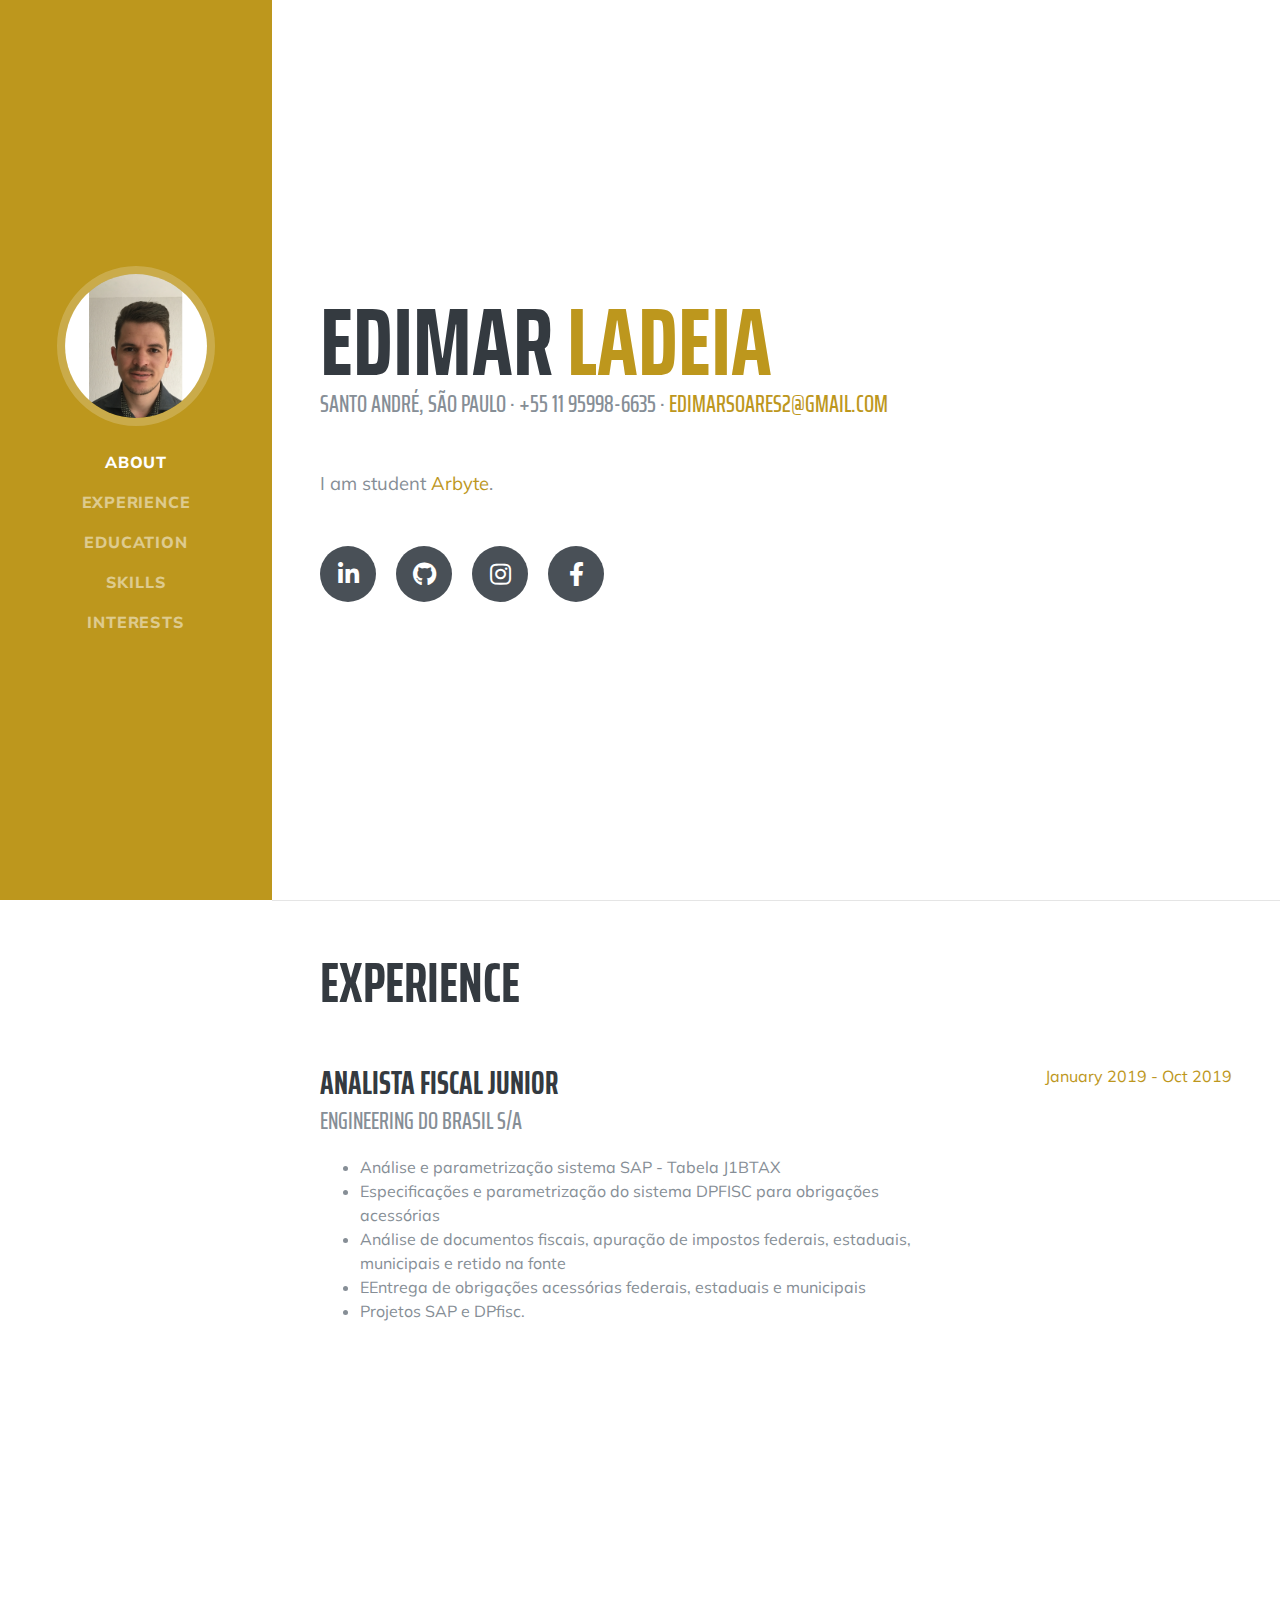
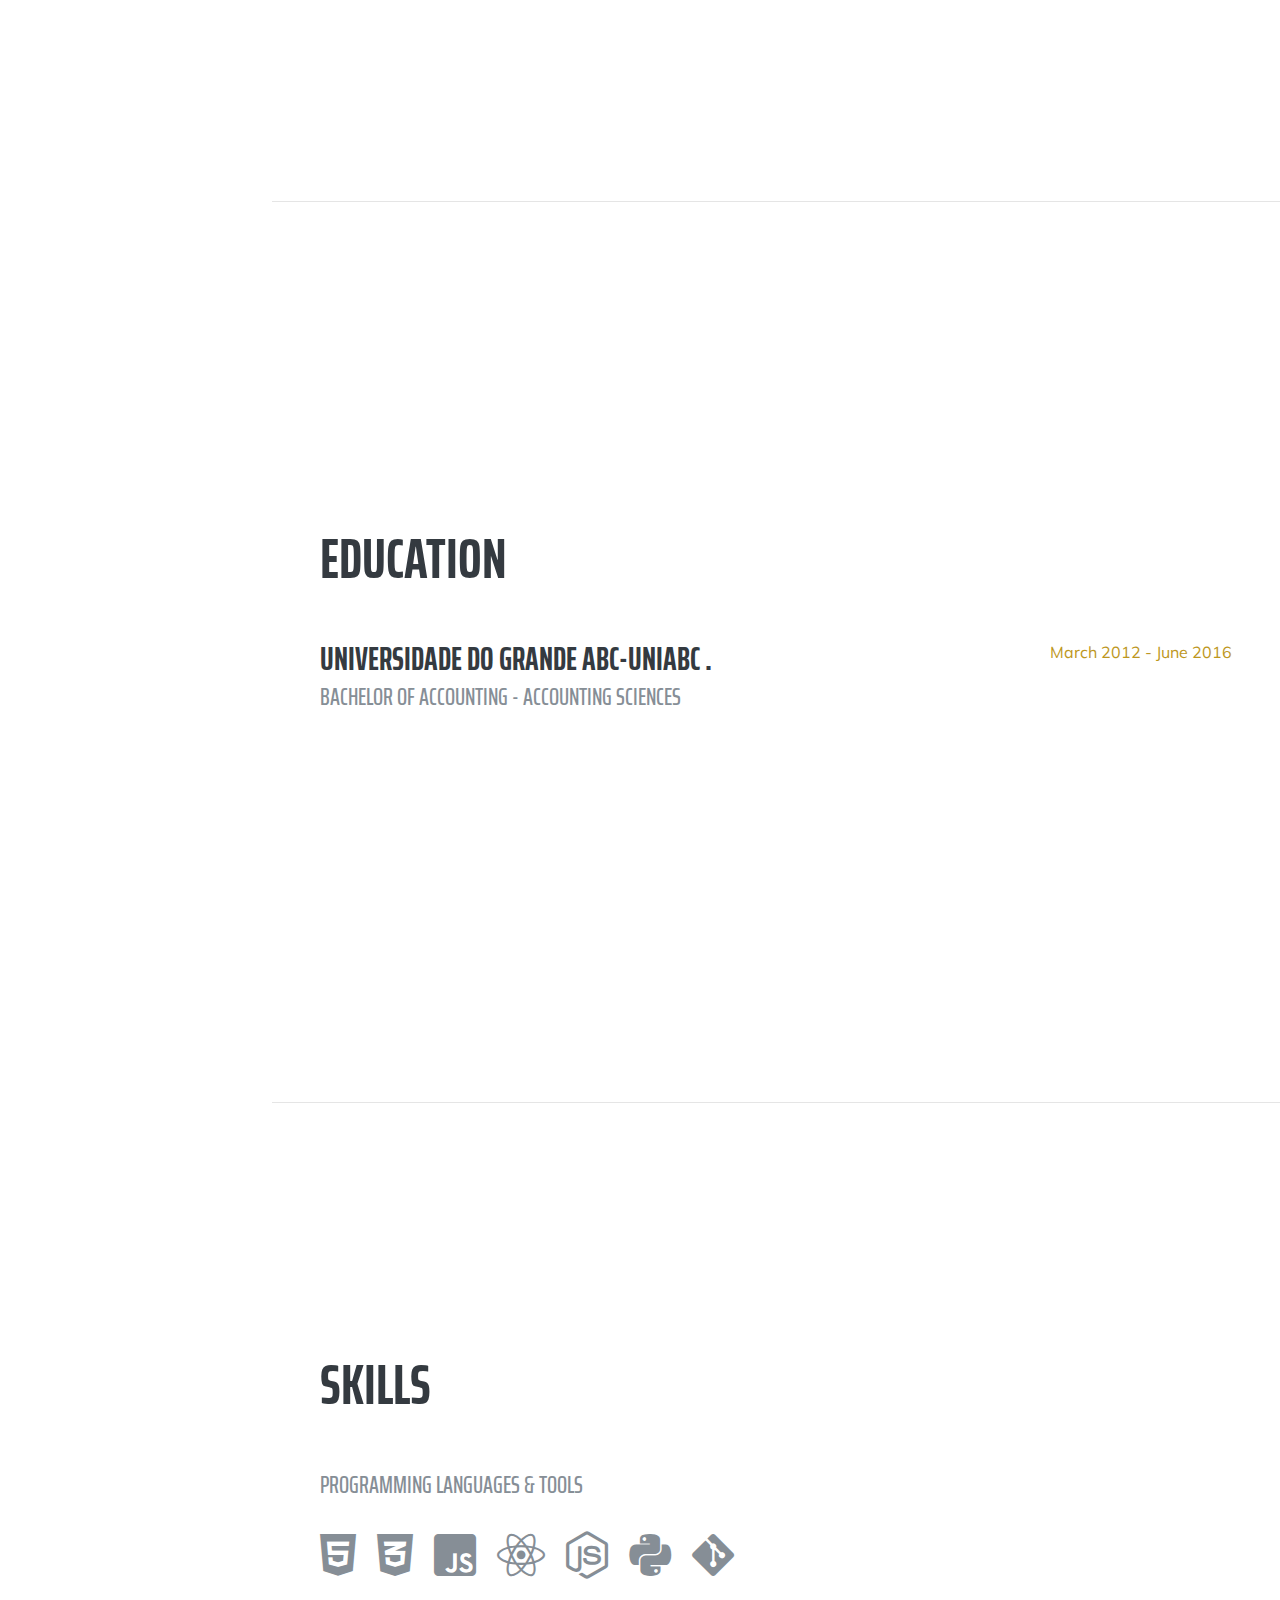
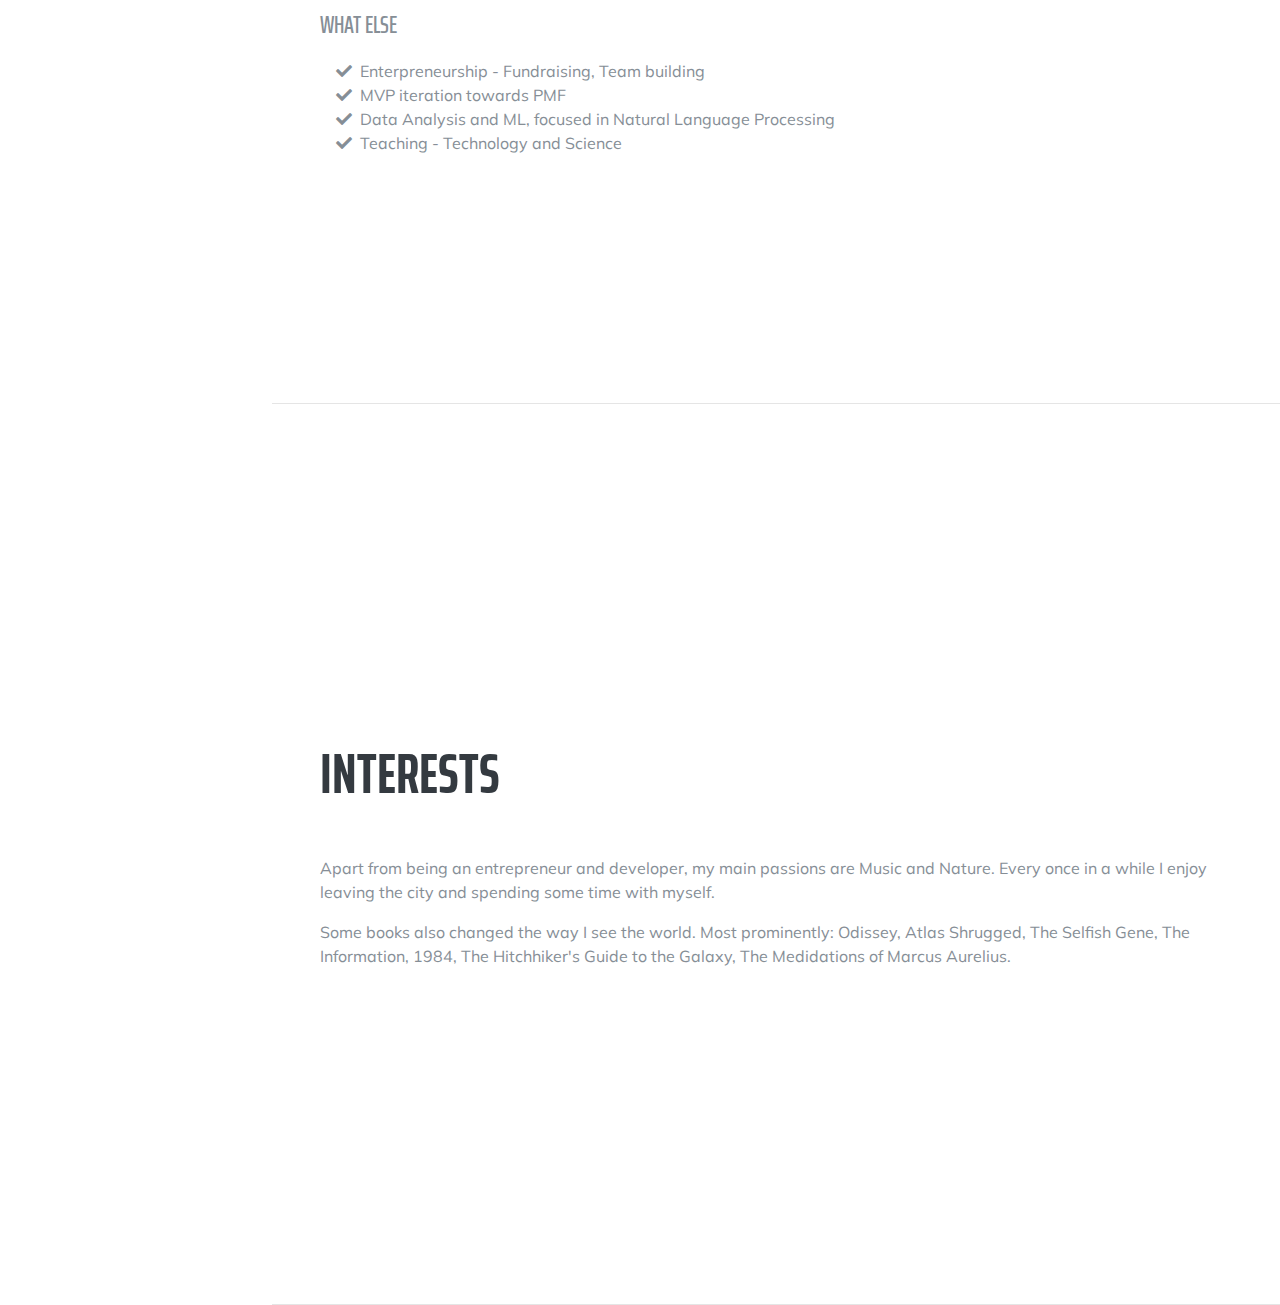
<file: cv.html>
<!DOCTYPE html>
<html lang="en">

<head>

  <meta charset="utf-8">
  <meta name="viewport" content="width=device-width, initial-scale=1, shrink-to-fit=no">
  <meta name="description" content="">
  <meta name="author" content="">

  <title>Currículo - Edimar Ladeia</title>

  <!-- Bootstrap core CSS -->
  <link href="vendor/bootstrap/css/bootstrap.min.css" rel="stylesheet">

  <!-- Custom fonts for this template -->
  <link href="https://fonts.googleapis.com/css?family=Saira+Extra+Condensed:500,700" rel="stylesheet">
  <link href="https://fonts.googleapis.com/css?family=Muli:400,400i,800,800i" rel="stylesheet">
  <link href="vendor/fontawesome-free/css/all.min.css" rel="stylesheet">

  <!-- Custom styles for this template -->
  <link href="css/resume.css" rel="stylesheet">

</head>

<body id="page-top">

  <nav class="navbar navbar-expand-lg navbar-dark bg-primary fixed-top" id="sideNav">
    <a class="navbar-brand js-scroll-trigger" href="#page-top">
      <span class="d-block d-lg-none">Edimar Ladeia</span>
      <span class="d-none d-lg-block">
        <img class="img-fluid img-profile rounded-circle mx-auto mb-2" src="img/profile_edimar.jpg" alt="imagem de perfil">
      </span>
    </a>
    <button class="navbar-toggler" type="button" data-toggle="collapse" data-target="#navbarSupportedContent" aria-controls="navbarSupportedContent" aria-expanded="false" aria-label="Toggle navigation">
      <span class="navbar-toggler-icon"></span>
    </button>
    <div class="collapse navbar-collapse" id="navbarSupportedContent">
      <ul class="navbar-nav">
        <li class="nav-item">
          <a class="nav-link js-scroll-trigger" href="#about">About</a>
        </li>
        <li class="nav-item">
          <a class="nav-link js-scroll-trigger" href="#experience">Experience</a>
        </li>
        <li class="nav-item">
          <a class="nav-link js-scroll-trigger" href="#education">Education</a>
        </li>
        <li class="nav-item">
          <a class="nav-link js-scroll-trigger" href="#skills">Skills</a>
        </li>
        <li class="nav-item">
          <a class="nav-link js-scroll-trigger" href="#interests">Interests</a>
        </li>
      </ul>
    </div>
  </nav>

  <div class="container-fluid p-0">

    <section class="resume-section p-3 p-lg-5 d-flex align-items-center" id="about">
      <div class="w-100">
        <h1 class="mb-0">Edimar
          <span class="text-primary">Ladeia</span>
        </h1>
        <div class="subheading mb-5">Santo André, São Paulo · +55 11 95998-6635 ·
          <a href="mailto:edimarsoares2@gmail.com/">edimarsoares2@gmail.com</a>
        </div>
        <p class="lead mb-5">I am student <a href="https://www.arbyte.com.br" target="_blank">Arbyte</a>.</p>
        <div class="social-icons">
          <a href="https://www.linkedin.com/in/edimar-ladeia-07a03118b/" target="_blank">
            <i class="fab fa-linkedin-in"></i>
          </a>
          <a href="https://github.com/Ladeia2" target="_blank">
            <i class="fab fa-github"></i>
          </a>
          <a href="https://www.instagram.com/ladeia_sep/" target="_blank">
            <i class="fab fa-instagram"></i>
          </a>
          <a href="https://www.facebook.com/edinholadeia" target="_blank">
            <i class="fab fa-facebook-f"></i>
          </a>
        </div>
      </div>
    </section>

    <hr class="m-0">

    <section class="resume-section p-3 p-lg-5 d-flex justify-content-center" id="experience">
      <div class="w-100">
        <h2 class="mb-5">Experience</h2>

        <div class="resume-item d-flex flex-column flex-md-row justify-content-between mb-5">
          <div class="resume-content">
            <h3 class="mb-0">Analista Fiscal Junior</h3>
            <div class="subheading mb-3">Engineering do Brasil S/A</div>
            <ul>
              <li>Análise e parametrização sistema SAP - Tabela J1BTAX</li>
              <li>Especificações e parametrização do sistema DPFISC para obrigações acessórias</li>
              <li>Análise de documentos fiscais, apuração de impostos federais, estaduais, municipais e
                retido na fonte</li>
              <li>EEntrega de obrigações acessórias federais, estaduais e municipais</li>
              <li>Projetos SAP e DPfisc.</li>
              </ul>
          </div>
          <div class="resume-date text-md-right">
            <span class="text-primary"> January 2019 -  Oct 2019</span>
          </div>
        </div>

    

      </div>

    </section>

    <hr class="m-0">

    <section class="resume-section p-3 p-lg-5 d-flex align-items-center" id="education">
      <div class="w-100">
        <h2 class="mb-5">Education</h2>

        <div class="resume-item d-flex flex-column flex-md-row justify-content-between mb-5">
          <div class="resume-content">
            <h3 class="mb-0">Universidade do Grande ABC-UniABC .</h3>
            <div class="subheading mb-3">Bachelor of Accounting - Accounting sciences</div>
          </div>
          <div class="resume-date text-md-right">
            <span class="text-primary">March 2012 - June 2016</span>
          </div>
        </div>

        <div class="resume-item d-flex flex-column flex-md-row justify-content-between">

        </div>

      </div>
    </section>

    <hr class="m-0">

    <section class="resume-section p-3 p-lg-5 d-flex align-items-center" id="skills">
      <div class="w-100">
        <h2 class="mb-5">Skills</h2>

        <div class="subheading mb-3">Programming Languages &amp; Tools</div>
        <ul class="list-inline dev-icons">
          <li class="list-inline-item">
            <i class="fab fa-html5"></i>
          </li>
          <li class="list-inline-item">
            <i class="fab fa-css3-alt"></i>
          </li>
          <li class="list-inline-item">
            <i class="fab fa-js-square"></i>
          </li>
          <li class="list-inline-item">
            <i class="fab fa-react"></i>
          </li>
          <li class="list-inline-item">
            <i class="fab fa-node-js"></i>
          </li>
          <li class="list-inline-item">
            <i class="fab fa-python"></i>
          </li>
          <li class="list-inline-item">
            <i class="fab fa-git-alt"></i>
          </li>
        </ul>

        <div class="subheading mb-3">What Else</div>
        <ul class="fa-ul mb-0">
          <li>
            <i class="fa-li fa fa-check"></i>
            Enterpreneurship - Fundraising, Team building</li>
          <li>
            <i class="fa-li fa fa-check"></i>
            MVP iteration towards PMF</li>
          <li>
            <i class="fa-li fa fa-check"></i>
            Data Analysis and ML, focused in Natural Language Processing</li>
          <li>
            <i class="fa-li fa fa-check"></i>
            Teaching - Technology and Science</li>
        </ul>
      </div>
    </section>

    <hr class="m-0">

    <section class="resume-section p-3 p-lg-5 d-flex align-items-center" id="interests">
      <div class="w-100">
        <h2 class="mb-5">Interests</h2>
        <p>Apart from being an entrepreneur and developer, my main passions are Music and Nature. Every once in a while I enjoy leaving the city and spending some time with myself.</p>
        <p class="mb-0">Some books also changed the way I see the world. Most prominently: Odissey, Atlas Shrugged, The Selfish Gene, The Information, 1984, The Hitchhiker's Guide to the Galaxy, The Medidations of Marcus Aurelius.</p>
      </div>
    </section>

    <hr class="m-0">

  </div>

  <!-- Bootstrap core JavaScript -->
  <script src="vendor/jquery/jquery.min.js"></script>
  <script src="vendor/bootstrap/js/bootstrap.bundle.min.js"></script>

  <!-- Plugin JavaScript -->
  <script src="vendor/jquery-easing/jquery.easing.min.js"></script>

  <!-- Custom scripts for this template -->
  <script src="js/resume.min.js"></script>

</body>

</html>
</file>
<file: css/resume.css>
/*!
 * Start Bootstrap - Resume v5.0.8 (https://startbootstrap.com/template-overviews/resume)
 * Copyright 2013-2019 Start Bootstrap
 * Licensed under MIT (https://github.com/BlackrockDigital/startbootstrap-resume/blob/master/LICENSE)
 */

body {
  font-family: 'Muli', -apple-system, BlinkMacSystemFont, 'Segoe UI', Roboto, 'Helvetica Neue', Arial, sans-serif, 'Apple Color Emoji', 'Segoe UI Emoji', 'Segoe UI Symbol', 'Noto Color Emoji';
  padding-top: 54px;
  color: #868e96;
}

@media (min-width: 992px) {
  body {
    padding-top: 0;
    padding-left: 17rem;
  }
}

h1,
h2,
h3,
h4,
h5,
h6 {
  font-family: 'Saira Extra Condensed', -apple-system, BlinkMacSystemFont, 'Segoe UI', Roboto, 'Helvetica Neue', Arial, sans-serif, 'Apple Color Emoji', 'Segoe UI Emoji', 'Segoe UI Symbol', 'Noto Color Emoji';
  font-weight: 700;
  text-transform: uppercase;
  color: #343a40;
}

h1 {
  font-size: 6rem;
  line-height: 5.5rem;
}

h2 {
  font-size: 3.5rem;
}

h3 {
  font-size: 2rem;
}

p.lead {
  font-size: 1.15rem;
  font-weight: 400;
}

.subheading {
  text-transform: uppercase;
  font-weight: 500;
  font-family: 'Saira Extra Condensed', -apple-system, BlinkMacSystemFont, 'Segoe UI', Roboto, 'Helvetica Neue', Arial, sans-serif, 'Apple Color Emoji', 'Segoe UI Emoji', 'Segoe UI Symbol', 'Noto Color Emoji';
  font-size: 1.5rem;
}

.social-icons a {
  display: inline-block;
  height: 3.5rem;
  width: 3.5rem;
  background-color: #495057;
  color: #fff !important;
  border-radius: 100%;
  text-align: center;
  font-size: 1.5rem;
  line-height: 3.5rem;
  margin-right: 1rem;
}

.social-icons a:last-child {
  margin-right: 0;
}

.social-icons a:hover {
  background-color: rgb(189, 151, 29);
}

.dev-icons {
  font-size: 3rem;
}

.dev-icons .list-inline-item i:hover {
  color: rgb(189, 151, 29);
}

#sideNav .navbar-nav .nav-item .nav-link {
  font-weight: 800;
  letter-spacing: 0.05rem;
  text-transform: uppercase;
}

#sideNav .navbar-toggler:focus {
  outline-color: #d48a6e;
}

@media (min-width: 992px) {
  #sideNav {
    text-align: center;
    position: fixed;
    top: 0;
    left: 0;
    display: flex;
    flex-direction: column;
    width: 17rem;
    height: 100vh;
  }
  #sideNav .navbar-brand {
    display: flex;
    margin: auto auto 0;
    padding: 0.5rem;
  }
  #sideNav .navbar-brand .img-profile {
    max-width: 10rem;
    max-height: 10rem;
    border: 0.5rem solid rgba(255, 255, 255, 0.2);
  }
  #sideNav .navbar-collapse {
    display: flex;
    align-items: flex-start;
    flex-grow: 0;
    width: 100%;
    margin-bottom: auto;
  }
  #sideNav .navbar-collapse .navbar-nav {
    flex-direction: column;
    width: 100%;
  }
  #sideNav .navbar-collapse .navbar-nav .nav-item {
    display: block;
  }
  #sideNav .navbar-collapse .navbar-nav .nav-item .nav-link {
    display: block;
  }
}

section.resume-section {
  padding-top: 5rem !important;
  padding-bottom: 5rem !important;
  max-width: 75rem;
}

section.resume-section .resume-item .resume-date {
  min-width: none;
}

@media (min-width: 768px) {
  section.resume-section {
    min-height: 100vh;
  }
  section.resume-section .resume-item .resume-date {
    min-width: 18rem;
  }
}

@media (min-width: 992px) {
  section.resume-section {
    padding-top: 3rem !important;
    padding-bottom: 3rem !important;
  }
}

.bg-primary {
  background-color: rgb(189, 151, 29) !important;
}

.text-primary {
  color: rgb(189, 151, 29) !important;
}

a {
  color: rgb(189, 151, 29);
}

a:hover, a:focus, a:active {
  color: rgb(189, 151, 29);
}
</file>
